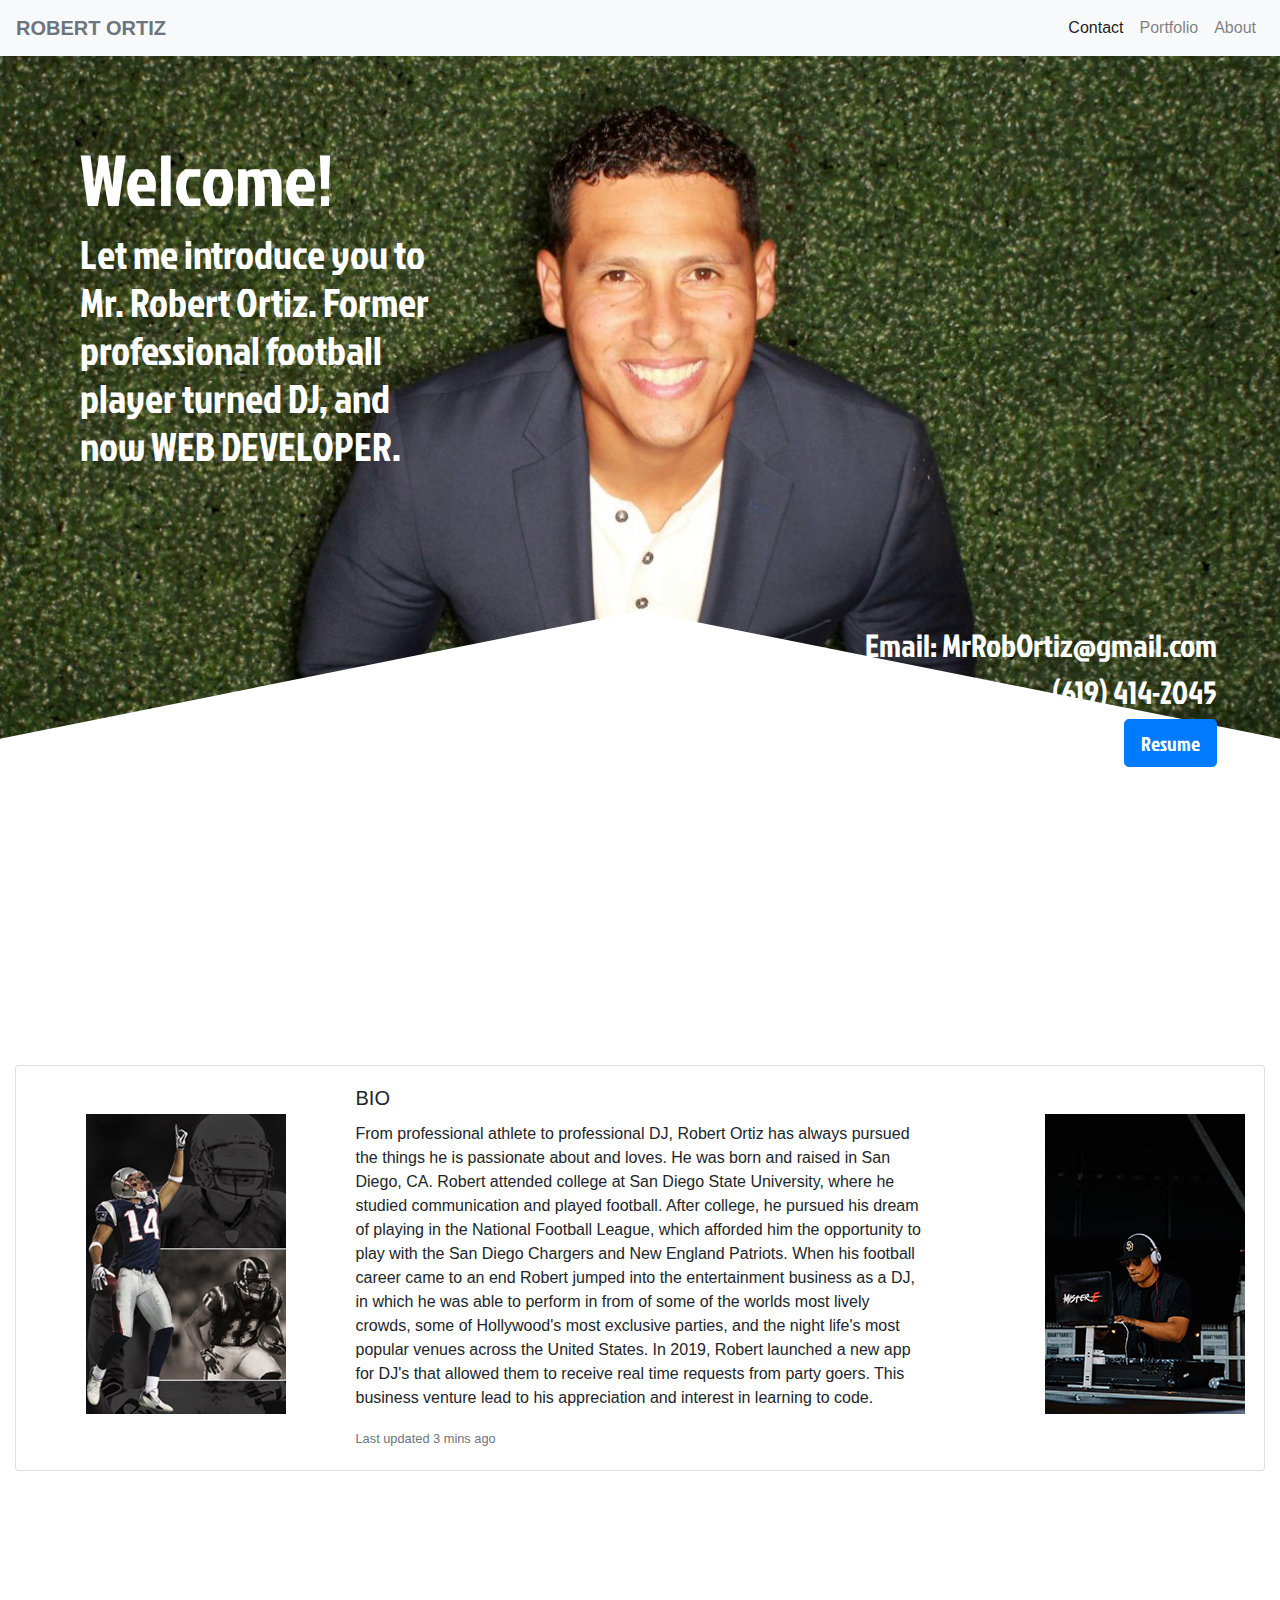
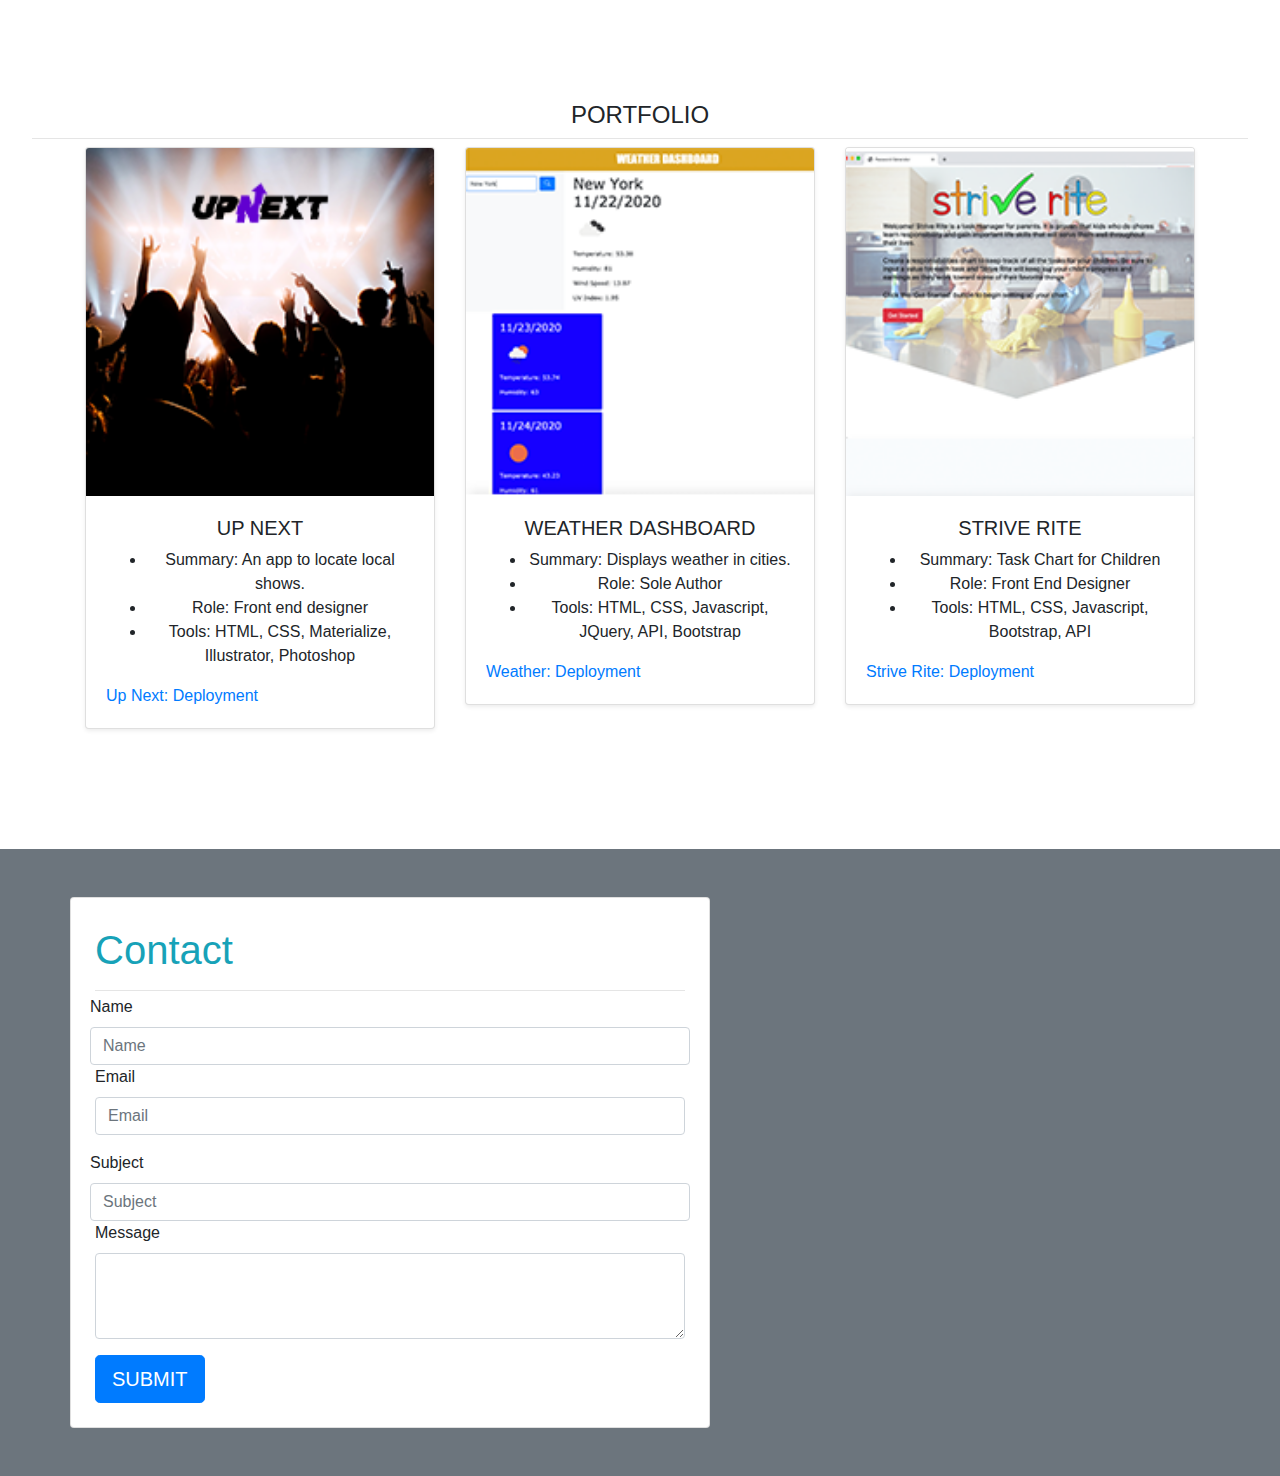
<file: index.html>
<!DOCTYPE html>
<html lang="en-us">
<head>
  <meta charset="UTF-8">
  <title>About</title>
  <meta name="viewport" content="width=device-width, initial-scale=1">
  <link rel="stylesheet" href="https://stackpath.bootstrapcdn.com/bootstrap/4.5.2/css/bootstrap.min.css" integrity="sha384-JcKb8q3iqJ61gNV9KGb8thSsNjpSL0n8PARn9HuZOnIxN0hoP+VmmDGMN5t9UJ0Z" crossorigin="anonymous">
  <link rel="stylesheet" type="text/css" href="assets/portfolio.css">
  <link rel="preconnect" href="https://fonts.gstatic.com"> 
  <link href="https://fonts.googleapis.com/css2?family=Jockey+One&display=swap" rel="stylesheet">
</head>
<body>
  <header>
  <nav class="navbar navbar-expand-lg navbar-light bg-light">
    <a class="navbar-brand text-secondary font-weight-bolder font-family" href="index.html">ROBERT ORTIZ</a>
      <button class="navbar-toggler" type="button" data-toggle="dropdown" data-target="#navbarNavDropdown" aria-expanded="true" aria-label="Toggle navigation">
          <span class="navbar-toggler-icon"></span>
      </button>
      <div class="collapse navbar-collapse justify-content-end" id="navbarNavDropdown">
        <ul class="navbar-nav">
            <li class="nav-item active"><a class="nav-link" href="contact.html">Contact</a></li>
            <li class="nav-item"><a class="nav-link" href="portfolio.html">Portfolio</a></li>
            <li class="nav-item"><a class="nav-link" href="index.html">About<span class="sr-only">(current)</span></a></li>
        </ul>
      </div>
  </nav> 
  <div class="row"></div>
<!-- Background image -->
<div class="background">
  <img src="./assets/images/IMG_2227.jpg" alt="Background picture of Robert Ortiz"
      id="bg-img" class="background img-responsive" />
</div>


</header>

 
<section>
  <div class="row">
    <div class="card bg-transparent" id="intro-card">
      <div class="col-sm-4">
        <h1 class="display-3 welcome text-white">Welcome!</h1>
        <h1 class="text-white" id="intro">Let me introduce you to Mr. Robert Ortiz. Former professional football player turned DJ, and now WEB DEVELOPER.</h1>
      </div>
    </div>
  </div>
  
    <div class="card bg-transparent float-right" id="info-card">
      <div class="col-sm-12">
      <h2 class="email text-white">Email: MrRobOrtiz@gmail.com</h2>
      <h2 class="phone text-white">(619) 414-2045</h2>
      <a class="btn btn-primary btn-lg float-right" href="https://drive.google.com/file/d/1MghhLfwtNUaMA7bYhHFSChsvJ8LluEbh/view" role="button">Resume</a>
    </div>
    </div>
  </section>

<div class="row" id="dividerOne"></div>
 <main>
    <div class="container-fluid bg-transparent" id="bioContainer">
      <div class="card mb-3">
        <div class="row g-0">
          <div class="col-lg-3 mt-5">
            <img src="assets/images/NFL collage 200x300.jpg" alt="collage of Robert in NFL" id="footballPic">
          </div>
          <div class="col-lg-6">
            <div class="card-body">
              <h5 class="card-title">BIO</h5>
              <p class="card-text overflow-scroll">From professional athlete to professional DJ, Robert Ortiz has always pursued the things he is passionate about and loves. He was born and raised in San Diego, CA. Robert attended college at San Diego State University, where he studied communication and played football. After college, he pursued his dream of playing in the National Football League, which afforded him the opportunity to play with the San Diego Chargers and New England Patriots. When his football career came to an end Robert jumped into the entertainment business as a DJ, in which he was able to perform in from of some of the worlds most lively crowds, some of Hollywood's most exclusive parties, and the night life's most popular venues across the United States. In 2019, Robert launched a new app for DJ's that allowed them to receive real time requests from party goers. This business venture lead to his appreciation and interest in learning to code.</p>
              <p class="card-text"><small class="text-muted">Last updated 3 mins ago</small></p>
            </div>
          </div>
          <div class="col-lg-3 mt-5">
            <img src="assets/images/DJ bio pic 200x300.jpg" alt="DJ Mister-E Djing" id="djPic">
          </div>
        </div>
      </div>
      
      <div class="row" id="dividerTwo"></div>
        <!-- <div class="card">
          <div class="media">
            <div class="col-sm-4 float-right">
              <img src="assets/images/about-me-800x800.jpg" class="media-object border-warning" style="width: 400px" alt="Profile picture of Robert in a suit smiling bright">
            </div>
          </div>
        </div>
      
      
        <div class="card">
          <div class="col-sm-8 media-body float-left">
            <p id="bio">From professional athlete to professional DJ, Robert Ortiz has always pursued the things he is passionate about and loves. He was born and raised in San Diego, CA. Robert attended college at San Diego State University, where he studied communication and played football. After college, he pursued his dream of playing in the National Football League, which afforded him the opportunity to play with the San Diego Chargers and New England Patriots. When his football career came to an end Robert jumped into the entertainment business as a DJ, in which he was able to perform in from of some of the worlds most lively crowds, some of Hollywood's most exclusive parties, and the night life's most popular venues across the United States. In 2019, Robert launched a new app for DJ's that allowed them to receive real time requests from party goers. This business venture lead to his appreciation and interest in learning to code.</p>
          </div>
        </div> 
       
          <div class="card">
            <div class="media">
              <div class="col-sm-4 float-right">
                <img src="assets/images/about-me-800x800.jpg" class="media-object border-warning" style="width: 400px" alt="Profile picture of Robert in a suit smiling bright">
              </div>
            </div>
          </div> -->
        
      
    </div>
  
    <div class="jumbotron bg-transparent" id="portfolio">
      <h4 class="display-5">PORTFOLIO</h4>
      <hr class="my-2">
      <div class="container">
        <div class="row">
          <div class="col-md-4">
            <div class="card mb-4 shadow-sm">
              <img src="assets/images/Up Next.png" class="bd-placeholder-img card-img-top" width="100%" height="100%"></img>
              <div class="card-body">
                <h5>UP NEXT</h5>
                <ul class="card-text">
                  <li>Summary: An app to locate local shows.</li>
                  <li>Role: Front end designer</li>
                  <li>Tools: HTML, CSS, Materialize, Illustrator, Photoshop
                  </li>
                </ul>
                  <div class="d-flex justify-content-between align-items-center">
                  <a href="https://ducktrshessami.github.io/up-next/">Up Next: Deployment</a>
                </div>
              </div>
            </div>
          </div>
          <div class="col-md-4">
            <div class="card mb-4 shadow-sm">
              <img src="assets/images/weather.png" class="bd-placeholder-img card-img-top" width="100%" height="100%"></img>
              <div class="card-body">
                <h5>WEATHER DASHBOARD</h5>
                <ul class="card-text">
                  <li>Summary: Displays weather in cities.</li>
                  <li>Role: Sole Author</li>
                  <li>Tools: HTML, CSS, Javascript, JQuery, API, Bootstrap</li>
                </ul>
                <div class="d-flex justify-content-between align-items-center">
                  <a href="https://robortiz.github.io/weather/">Weather: Deployment</a>
                </div>
              </div>
            </div>
          </div>
          <div class="col-md-4">
            <div class="card mb-4 shadow-sm">
              <img src="assets/images/Strive Rite.png" class="bd-placeholder-img card-img-top" width="100%" height="100%"></img>
              <div class="card-body">
                <h5>STRIVE RITE</h5>
                <ul class="card-text">
                  <li>Summary: Task Chart for Children</li>
                  <li>Role: Front End Designer</li>
                  <li>Tools: HTML, CSS, Javascript, Bootstrap, API</li>
                </ul>
                <div class="d-flex justify-content-between align-items-center">
                  <a href="https://striverite.herokuapp.com/">Strive Rite: Deployment</a>
                </div>
              </div>
            </div>
          </div>
        </div>
      </div>
    </div>
    <div class="bg-secondary">
      <div class="container">
        <div class="col-lg-3 col-md-3 col-sm-12 col-xs-12"></div>
          <article class="row">
            <section class="card bg-white p-4 mt-5 mb-5" style="width: 40rem">
              <h1 class="card-title mt-1 text-info">Contact</h1>
            <hr class="my-1">
            <section class="card-text"></section>
          <form>
            <div class="form-row">
              <label for="inputName4">Name</label>
                <input type="text" class="form-control" placeholder="Name">
            </div>
            <div class="form-row">
            <div class="form-group col-md-12">
              <label for="inputEmail4">Email</label>
                  <input type="email" class="form-control" id="inputEmail4" placeholder="Email">
            </div>
              </div>
              <div class="form-row">
                <label for="inputSubject">Subject</label>
                  <input type="text" class="form-control" placeholder="Subject">
              </div>
              <div class="form-group">
                <label for="messageArea">Message</label>
                <textarea class="form-control" id="messageArea" rows="3"></textarea>
              </div>
              <button type="button" class="btn btn-primary btn-lg">SUBMIT</button>
            </div>
          </form>
        </div>
  </main>
<script src="https://code.jquery.com/jquery-3.2.1.slim.min.js" integrity="sha384-KJ3o2DKtIkvYIK3UENzmM7KCkRr/rE9/Qpg6aAZGJwFDMVNA/GpGFF93hXpG5KkN" crossorigin="anonymous"></script>
<script src="https://cdnjs.cloudflare.com/ajax/libs/popper.js/1.12.9/umd/popper.min.js" integrity="sha384-ApNbgh9B+Y1QKtv3Rn7W3mgPxhU9K/ScQsAP7hUibX39j7fakFPskvXusvfa0b4Q" crossorigin="anonymous"></script>
<script src="https://maxcdn.bootstrapcdn.com/bootstrap/4.0.0/js/bootstrap.min.js" integrity="sha384-JZR6Spejh4U02d8jOt6vLEHfe/JQGiRRSQQxSfFWpi1MquVdAyjUar5+76PVCmYl" crossorigin="anonymous"></script>
</body>

<!-- <footer id="sticky-footer" class="py-4 bg-dark text-white-50">
  <div class="container text-center">
    <small>Copyright &copy; Robert Ortiz Portfolio</small>
  </div>
</footer> -->
</html>
</file>
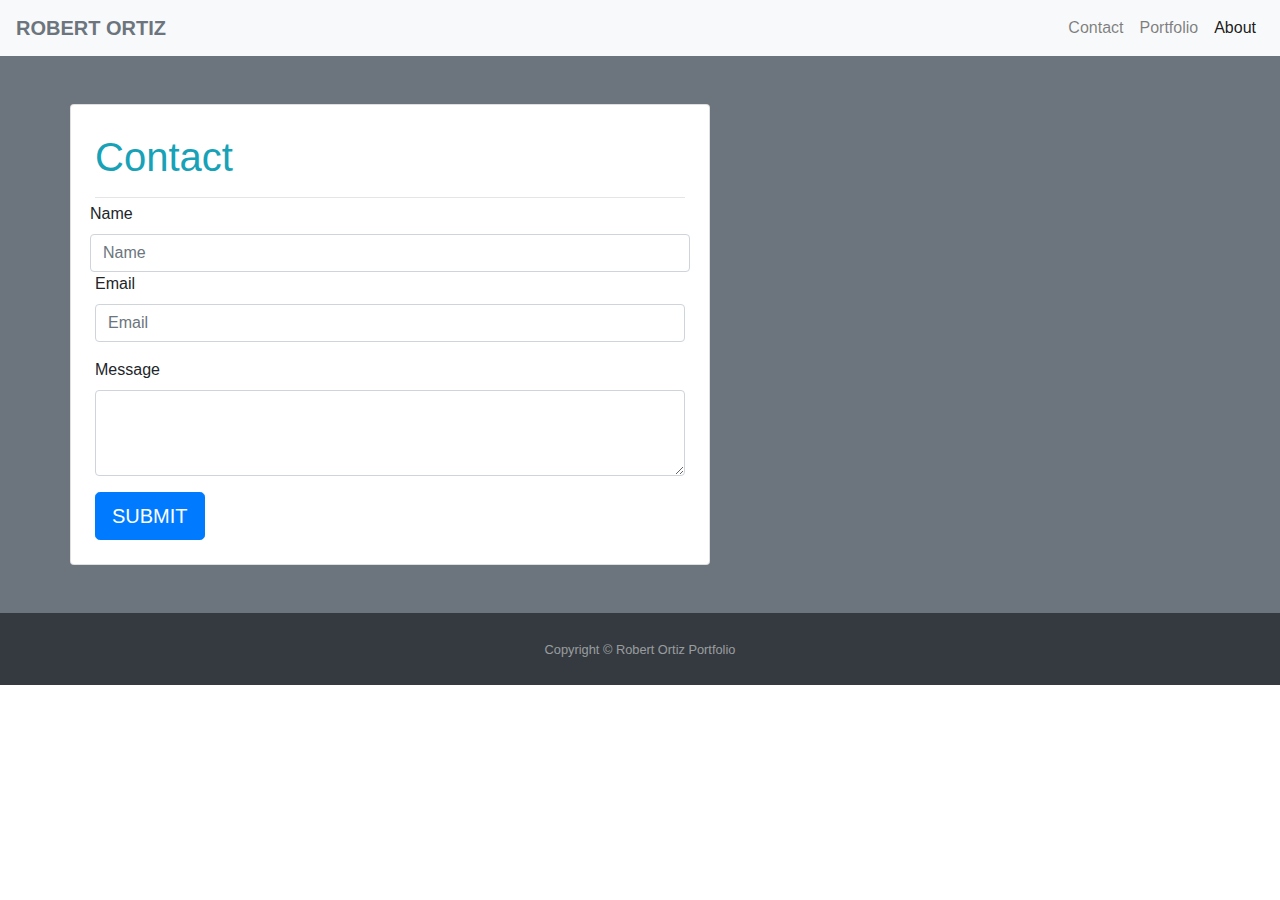
<file: contact.html>
<!DOCTYPE html>
<html lang="en-us">
<head>
<meta charset="UTF-8">
<title>Contact</title>
<meta name="viewport" content="width=device-width, initial-scale=1">
<link rel="stylesheet" href="https://stackpath.bootstrapcdn.com/bootstrap/4.5.2/css/bootstrap.min.css" integrity="sha384-JcKb8q3iqJ61gNV9KGb8thSsNjpSL0n8PARn9HuZOnIxN0hoP+VmmDGMN5t9UJ0Z" crossorigin="anonymous">
<link rel="stylesheet" type="text/css" href="assets/portfolio.css">
</head>
<body>
  <nav class="navbar navbar-expand-lg navbar-light bg-light">
    <a class="navbar-brand text-secondary font-weight-bolder font-family" href="index.html"> ROBERT ORTIZ </a>
      <button class="navbar-toggler" type="button" data-toggle="collapse" data-target="#navbarNavDropdown" aria-expanded="true" aria-label="Toggle navigation">
        <span class="navbar-toggler-icon"></span>
      </button>
    <div class="collapse navbar-collapse justify-content-end" id="navbarNavDropdown">
      <ul class="navbar-nav">
        <li class="nav-item"><a class="nav-link" href="contact.html">Contact<span class="sr-only">(current)</span></a></li>
        <li class="nav-item"><a class="nav-link" href="portfolio.html">Portfolio</a></li>
        <li class="nav-item active"><a class="nav-link" href="index.html">About</a></li>
      </ul>
    </div>
  </nav>
  <div class="bg-secondary">
  <div class="container">
    <div class="col-lg-3 col-md-3 col-sm-12 col-xs-12"></div>
      <article class="row">
        <section class="card bg-white p-4 mt-5 mb-5" style="width: 40rem">
          <h1 class="card-title mt-1 text-info">Contact</h1>
        <hr class="my-1">
        <section class="card-text"></section>
      <form>
        <div class="form-row">
          <label for="inputName4">Name</label>
            <input type="text" class="form-control" placeholder="Name">
        </div>
        <div class="form-row">
        <div class="form-group col-md-12">
          <label for="inputEmail4">Email</label>
              <input type="email" class="form-control" id="inputEmail4" placeholder="Email">
        </div>
          </div>
          <div class="form-group">
            <label for="messageArea">Message</label>
            <textarea class="form-control" id="messageArea" rows="3"></textarea>
          </div>
          <button type="button" class="btn btn-primary btn-lg">SUBMIT</button>
        </div>
      </form>
    </div>
  </article>
  </section>  
  </div>
  </div>
</div> 

<script src="https://code.jquery.com/jquery-3.2.1.slim.min.js" integrity="sha384-KJ3o2DKtIkvYIK3UENzmM7KCkRr/rE9/Qpg6aAZGJwFDMVNA/GpGFF93hXpG5KkN" crossorigin="anonymous"></script>
<script src="https://cdnjs.cloudflare.com/ajax/libs/popper.js/1.12.9/umd/popper.min.js" integrity="sha384-ApNbgh9B+Y1QKtv3Rn7W3mgPxhU9K/ScQsAP7hUibX39j7fakFPskvXusvfa0b4Q" crossorigin="anonymous"></script>
<script src="https://maxcdn.bootstrapcdn.com/bootstrap/4.0.0/js/bootstrap.min.js" integrity="sha384-JZR6Spejh4U02d8jOt6vLEHfe/JQGiRRSQQxSfFWpi1MquVdAyjUar5+76PVCmYl" crossorigin="anonymous"></script> 
</body>

<footer id="sticky-footer" class="py-4 bg-dark text-white-50">
  <div class="container text-center">
    <small>Copyright &copy; Robert Ortiz Portfolio</small>
  </div>
</footer>
</file>
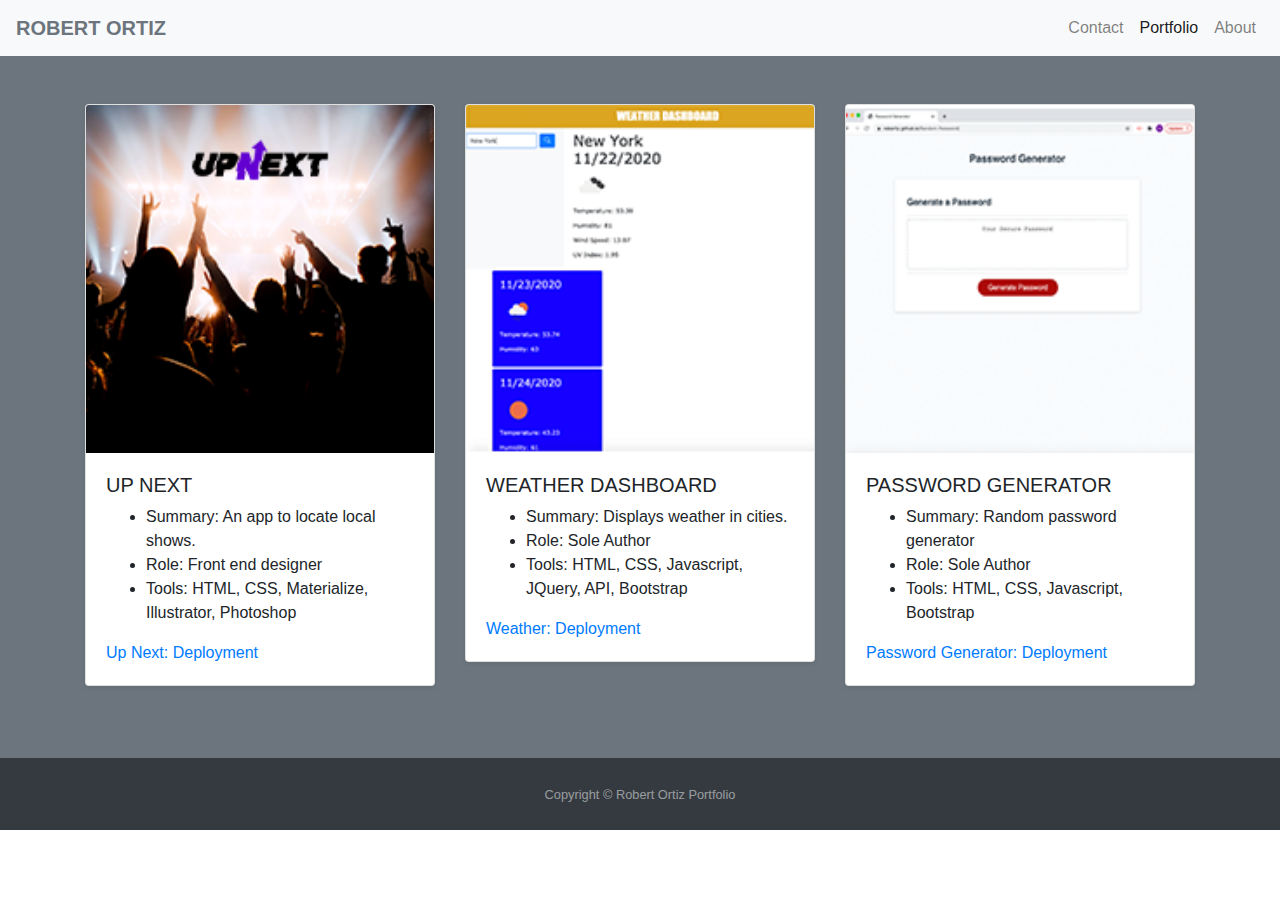
<file: portfolio.html>
<!DOCTYPE html>
<html lang="en-us">
<head>
<meta charset="UTF-8">
<title>Portfolio</title>
<meta name="viewport" content="width=device-width, initial-scale=1">
<link rel="stylesheet" href="https://stackpath.bootstrapcdn.com/bootstrap/4.5.2/css/bootstrap.min.css" integrity="sha384-JcKb8q3iqJ61gNV9KGb8thSsNjpSL0n8PARn9HuZOnIxN0hoP+VmmDGMN5t9UJ0Z" crossorigin="anonymous">
<link rel="stylesheet" type="text/css" href="assets/portfolio.css">
</head>
<body>
  <header>
  <nav class="navbar navbar-expand-lg navbar-light bg-light">
    <a class="navbar-brand text-secondary font-weight-bolder font-family" href="index.html">ROBERT ORTIZ</a>
    <button class="navbar-toggler" type="button" data-toggle="collapse" data-target="#navbarNavDropdown" aria-expanded="true" aria-label="Toggle navigation">
      <span class="navbar-toggler-icon"></span>
    </button>
    <div class="collapse navbar-collapse justify-content-end" id="navbarNavDropdown">
      <ul class="navbar-nav">
        <li class="nav-item"><a class="nav-link" href="contact.html">Contact</a></li>
        <li class="nav-item active"><a class="nav-link" href="portfolio.html">Portfolio<span class="sr-only">(current)</span></a></li>
        <li class="nav-item"><a class="nav-link" href="index.html">About</a></li>
      </ul>
    </div>
  </nav> 
  <div class="row"></div>
</header>
<div class="album py-5 bg-secondary">
  <div class="container">

    <div class="row">
      <div class="col-md-4">
        <div class="card mb-4 shadow-sm">
          <img src="assets/images/Up Next.png" class="bd-placeholder-img card-img-top" width="100%" height="100%"></img>
          <div class="card-body">
            <h5>UP NEXT</h5>
            <ul class="card-text">
              <li>Summary: An app to locate local shows.</li>
              <li>Role: Front end designer</li>
              <li>Tools: HTML, CSS, Materialize, Illustrator, Photoshop
              </li>
            </ul>
              <div class="d-flex justify-content-between align-items-center">
              <a href="https://ducktrshessami.github.io/up-next/">Up Next: Deployment</a>
            </div>
          </div>
        </div>
      </div>
      <div class="col-md-4">
        <div class="card mb-4 shadow-sm">
          <img src="assets/images/weather.png" class="bd-placeholder-img card-img-top" width="100%" height="100%"></img>
          <div class="card-body">
            <h5>WEATHER DASHBOARD</h5>
            <ul class="card-text">
              <li>Summary: Displays weather in cities.</li>
              <li>Role: Sole Author</li>
              <li>Tools: HTML, CSS, Javascript, JQuery, API, Bootstrap</li>
            </ul>
            <div class="d-flex justify-content-between align-items-center">
              <a href="https://robortiz.github.io/weather/">Weather: Deployment</a>
            </div>
          </div>
        </div>
      </div>
      <div class="col-md-4">
        <div class="card mb-4 shadow-sm">
          <img src="assets/images/password.png" class="bd-placeholder-img card-img-top" width="100%" height="100%"></img>
          <div class="card-body">
            <h5>PASSWORD GENERATOR</h5>
            <ul class="card-text">
              <li>Summary: Random password generator</li>
              <li>Role: Sole Author</li>
              <li>Tools: HTML, CSS, Javascript, Bootstrap</li>
            </ul>
            <div class="d-flex justify-content-between align-items-center">
              <a href="https://robortiz.github.io/Random-Password/">Password Generator: Deployment</a>
            </div>
          </div>
        </div>
      </div>
    </div>
  </div>
</div>

    
<script src="https://code.jquery.com/jquery-3.2.1.slim.min.js" integrity="sha384-KJ3o2DKtIkvYIK3UENzmM7KCkRr/rE9/Qpg6aAZGJwFDMVNA/GpGFF93hXpG5KkN" crossorigin="anonymous"></script>
<script src="https://cdnjs.cloudflare.com/ajax/libs/popper.js/1.12.9/umd/popper.min.js" integrity="sha384-ApNbgh9B+Y1QKtv3Rn7W3mgPxhU9K/ScQsAP7hUibX39j7fakFPskvXusvfa0b4Q" crossorigin="anonymous"></script>
<script src="https://maxcdn.bootstrapcdn.com/bootstrap/4.0.0/js/bootstrap.min.js" integrity="sha384-JZR6Spejh4U02d8jOt6vLEHfe/JQGiRRSQQxSfFWpi1MquVdAyjUar5+76PVCmYl" crossorigin="anonymous"></script>
</body>

<footer id="sticky-footer" class="py-4 bg-dark text-white-50">
  <div class="container text-center">
    <small>Copyright &copy; Robert Ortiz Portfolio</small>
  </div>
</footer>
</file>
<file: assets/portfolio.css>
#bg-img {
    width: 100%;
    height: 100;
    clip-path: polygon(0 0, 51% 0, 100% 0, 100% 80%, 50% 65%, 0 80%);
    position: absolute;
    z-index: -1;
}
#intro-card {
    font-family: 'Jockey One', sans-serif;
    float: left;
    padding: 5rem;
    border: 0;
}
#info-card {
    text-align: right;
    font-family: 'Jockey One', sans-serif;
    font-size: large;
    margin-top: 20px;
    border: 0;
    padding: 3rem;
}
#resume {
    text-align: justify;
    font-size: larger;
    color: white;
}
#dividerOne {
    width: 100%;
    height: 250px;
}
#bioContainer {
    border: none;
}
#bio {
    color: rgb(65, 65, 65);
}
#footballPic {
    margin-left: 70px;
}
#djPic {
    margin-left: 70px;
}
#dividerTwo {
    width: 100%;
    height: 150px;
}
#upNext {
    text-align: center;
    font-weight: bolder;
}
.card-img-top {
    border-color: solid 1px black;
}
#intro {
    background-size: cover;
  }
  #portfolio {
      text-align: center;
      font-family: 'Arial Narrow Bold', sans-serif;
  }
  .lead {
      text-align: right;
  }
  .welcome {
      text-align: left;
  }
  .media-body {
      font-size: 18px;
  }
</file>
